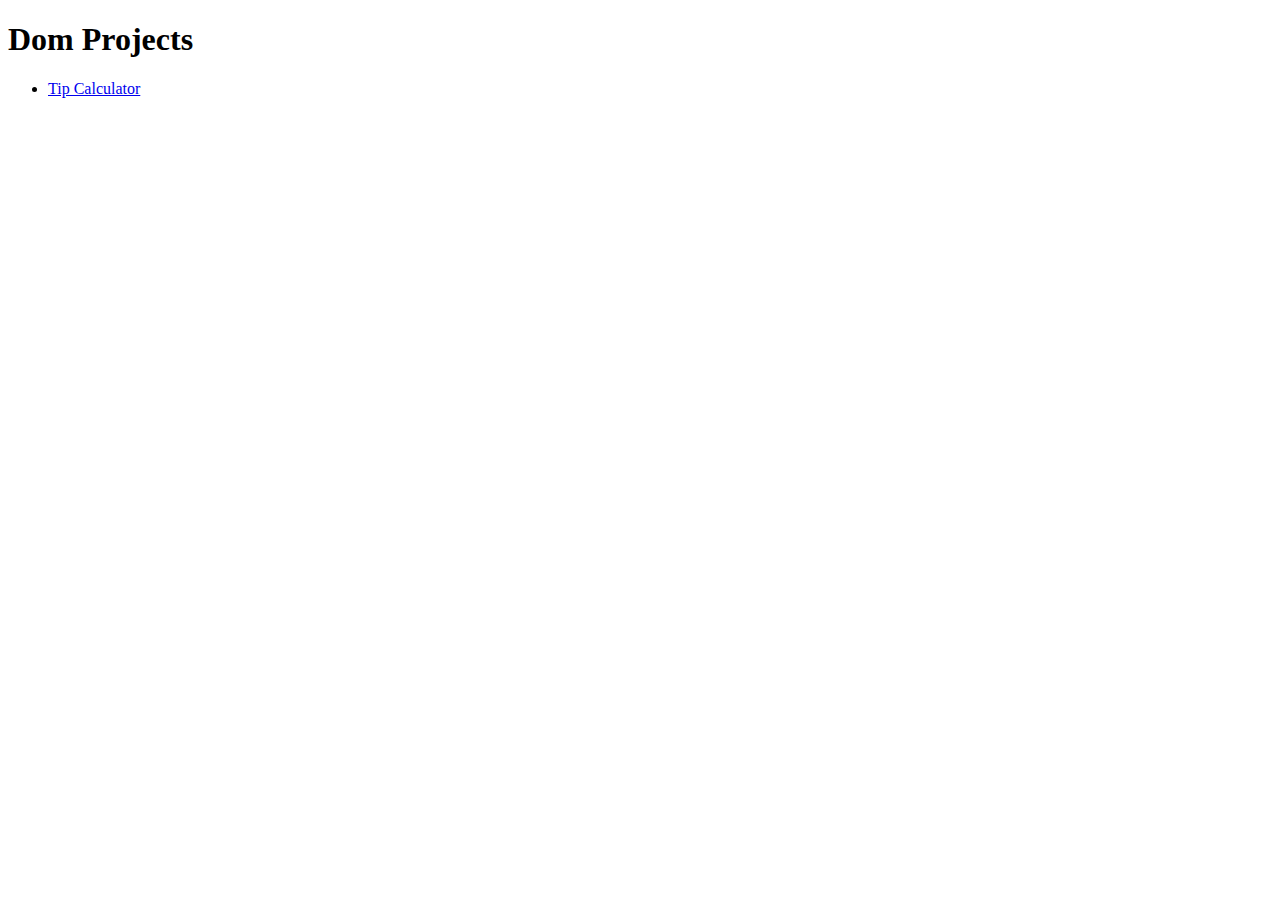
<file: index.html>
<!DOCTYPE html>
<html lang="en">
  <head>
    <meta charset="UTF-8" />
    <meta http-equiv="X-UA-Compatible" content="IE=edge" />
    <meta name="viewport" content="width=device-width, initial-scale=1.0" />
    <title>Dom Practice</title>
  </head>
  <body>
    <h1>Dom Projects</h1>
    <ul>
      <li><a href="tip-calculator">Tip Calculator</a></li>
    </ul>
  </body>
</html>
</file>
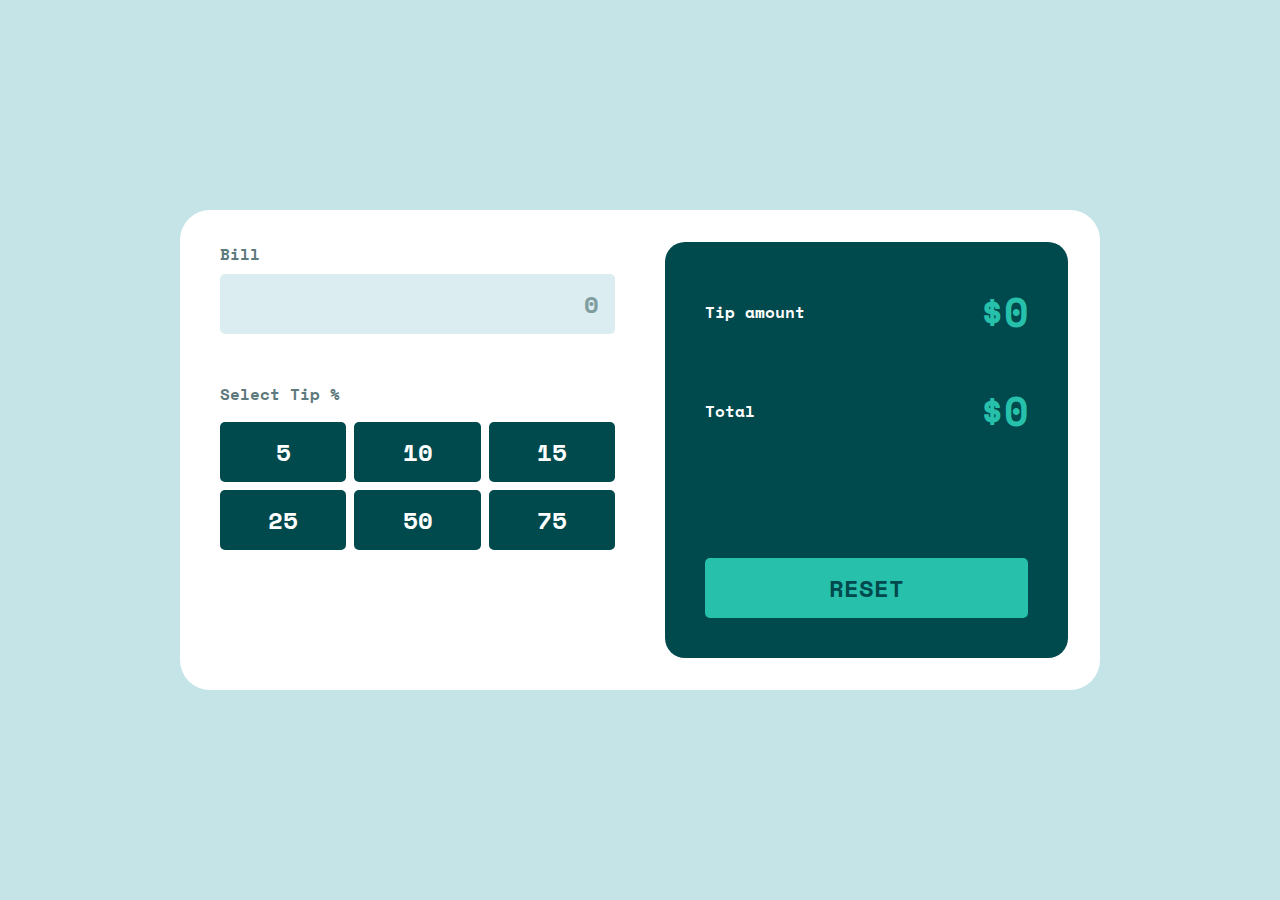
<file: tip-calculator/index.html>
<!DOCTYPE html>
<html lang="en">
  <head>
    <meta charset="UTF-8" />
    <meta http-equiv="X-UA-Compatible" content="IE=edge" />
    <meta name="viewport" content="width=device-width, initial-scale=1.0" />
    <title>Document</title>
    <link rel="stylesheet" href="./styles/reset.css" />
    <link rel="stylesheet" href="./styles/base.css" />
    <link rel="stylesheet" href="./styles/objects.css" />
    <link rel="stylesheet" href="./styles/components/button.css" />
    <link rel="stylesheet" href="./styles/components/input.css" />
    <link rel="stylesheet" href="./styles/components/result-box.css" />
    <link rel="stylesheet" href="style.css" />
  </head>
  <body>
    <main class="container">
      <section class="card">
        <div class="card__left">
          <div class="bill">
            <h2 class="bill__title title title--dark">Bill</h2>
            <input class="bill-input input bill__input" placeholder="0" />
          </div>
          <div class="tip-buttons">
            <h2 class="tip-buttons__title title title--dark">Select Tip %</h2>
            <div class="tip-buttons__grid">
              <button class="tip-button button">5</button>
              <button class="tip-button button">10</button>
              <button class="tip-button button">15</button>
              <button class="tip-button button">25</button>
              <button class="tip-button button">50</button>
              <button class="tip-button button">75</button>
            </div>
          </div>
        </div>
        <div class="card__right">
          <div class="calculator">
            <div class="calculator__result">
              <div class="calculator__tip result-box">
                <h2 class="title title--white">Tip amount</h2>
                <span class="result-box__result">$0</span>
              </div>
              <div class="result-box">
                <h2 class="title title--white">Total</h2>
                <span class="result-box__result">$0</span>
              </div>
            </div>
            <button
              class="button-reset calculator__button button button--secondary"
            >
              Reset
            </button>
          </div>
        </div>
      </section>
    </main>
    <script src="./js/utils.js"></script>
    <script src="./js/data.js"></script>
    <script src="./js/logic.js"></script>
    <script src="./js/view.js"></script>
    <script src="./js/main.js"></script>
  </body>
</html>
</file>
<file: tip-calculator/styles/base.css>
@import url("https://fonts.googleapis.com/css2?family=Space+Mono:wght@400;700&display=swap");
* {
  font-family: "Space Mono", monospace;
}
body {
  background-color: hsl(185, 41%, 84%);
  color: hsl(183, 100%, 15%);
}
</file>
<file: tip-calculator/styles/objects.css>
.title {
  font-size: 16px;
}

.title--dark {
  color: hsl(186, 14%, 43%);
}

.title--white {
  color: white;
}
</file>
<file: tip-calculator/styles/components/button.css>
.button {
  width: 100%;
  font-size: 24px;
  font-weight: 700;
  color: white;
  padding: 12px;
  border-radius: 5px;
  background-color: hsl(183, 100%, 15%);
  text-align: center;
  cursor: pointer;
  transition: all linear 0.2s;
}
.button:hover {
  background-color: hsl(185, 41%, 84%);
  color: hsl(183, 100%, 15%);
}
.button:focus,
.button:active,
.button--active {
  background-color: hsl(172, 67%, 45%);
  color: hsl(183, 100%, 15%);
}

.button--secondary {
  background-color: hsl(172, 67%, 45%);
  color: hsl(183, 100%, 15%);
  text-transform: uppercase;
  font-weight: 700;
}
</file>
<file: tip-calculator/styles/components/input.css>
.input {
  padding: 12px 16px;
  text-align: right;
  width: 100%;
  font-size: 24px;
  font-weight: 700;
  border-radius: 5px;
  color: hsl(183, 100%, 15%);
  background-color: hsl(189, 41%, 90%);
}
.input::placeholder {
  color: hsl(184, 14%, 56%);
}
.input:active,
.input:focus {
  border: 2px solid hsl(172, 67%, 45%);
}
</file>
<file: tip-calculator/styles/components/result-box.css>
.result-box {
  display: flex;
  width: 100%;
  justify-content: space-between;
  align-items: center;
}

.result-box__result {
  font-size: 40px;
  font-weight: 700;
  color: hsl(172, 67%, 45%);
}
</file>
<file: tip-calculator/style.css>
.container {
  display: flex;
  justify-content: center;
  align-items: center;
  flex-direction: column;
  height: 100vh;
}

.card {
  display: flex;
  height: 480px;
  width: 920px;
  background-color: white;
  border-radius: 30px;
  gap: 50px;
  padding: 32px;
}

.card__left {
  width: 50%;
  height: 100%;
  padding-left: 8px;
}

.tip-buttons__title {
  margin-bottom: 16px;
}

.tip-buttons__grid {
  display: grid;
  grid-template-columns: repeat(3, 1fr);
  grid-template-rows: repeat(2, 1fr);
  gap: 8px;
  width: 100%;
}

.bill {
  margin-bottom: 48px;
}
.bill__title {
  margin-bottom: 8px;
}

.card__right {
  width: 50%;
}
.calculator {
  display: flex;
  flex-direction: column;
  height: 100%;
  width: 100%;
  background-color: hsl(183, 100%, 15%);
  border-radius: 20px;
  padding: 40px;
}

.calculator__tip {
  margin-bottom: 40px;
}

.calculator__button {
  margin-top: auto;
}
</file>
